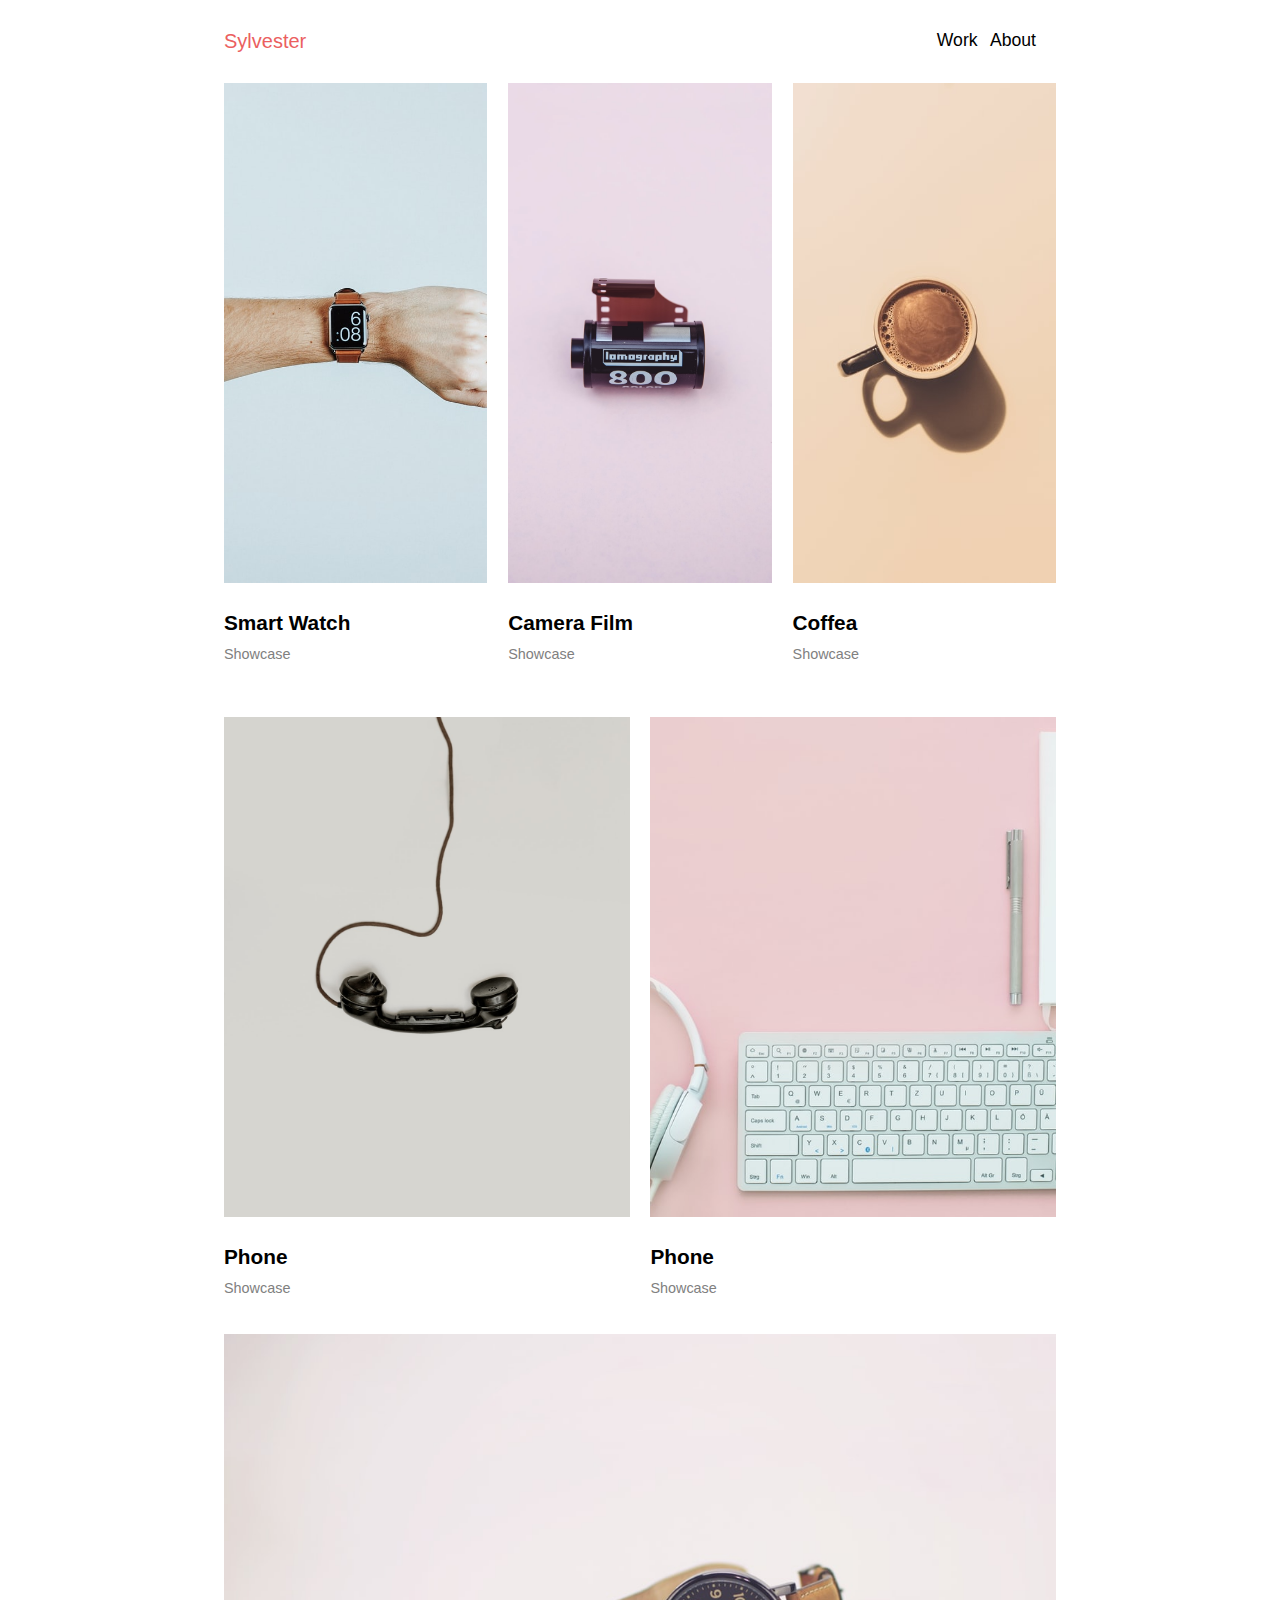
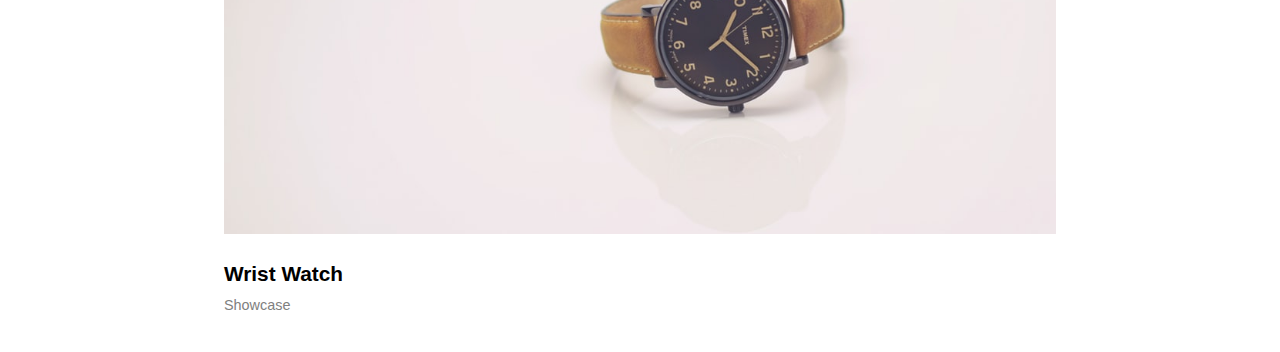
<file: 10-Layout-grid/index.html>
<!DOCTYPE html>
<html lang="en">
<head>
    <meta charset="UTF-8">
    <meta name="viewport" content="width=device-width, initial-scale=1.0">
    <meta http-equiv="X-UA-Compatible" content="ie=edge">
    <title>Day10</title>
    <link rel="stylesheet" href="./style.css" type="text/css" >
</head>
<body>
    <div class="wrapper">
        <div class="container">
                <div class="nav">
                    <div class="brand">Sylvester</div>
                    <div class="nav-item">
                        <a href="#">Work</a>
                        <a href="#">About</a>
                    </div>

                </div>
        </div>
        <div class="container">
                <div class="content-A">
                        <div class="grid-1">
                             <figure class="fig1">
                                     <img src='./images/photo-1486746290722-483e8f1e44d2.jpeg' />
                                     <div class="figcaption">
                                        <h4>Smart Watch</h4>
                                         <h6>Showcase</h6>
                                     </div>
                             </figure>
                             <figure class="fig2">
                                     <img src="./images/photo-1524117304818-b4fadd3e127a.jpeg" >
                                     <div class="figcaption">
                                        <h4>Camera Film</h4> 
                                         <h6>Showcase</h6>
                                     </div>
                             </figure>
                             <figure class="fig3">
                                     <img src="./images/photo-1506619216599-9d16d0903dfd.jpeg" >
                                     <div class="figcaption">
                                        <h4>Coffea</h4>  
                                         <h6>Showcase</h6>
                                     </div>
                             </figure>
                        </div>
                     </div>
        </div>
        <div class="container">
                <div class="content-B">
                        <div class="grid-2">
                                <figure class="fig1">
                                        <img src="./images/photo-1523966211575-eb4a01e7dd51.jpeg" >
                                        <div class="figcaption">
                                            <h4>Phone</h4>
                                            <h6>Showcase</h6>
                                        </div>
                                    </figure>
                                    <figure class="fig2">
                                        <img src="./images/photo-1493723843671-1d655e66ac1c.jpeg" >
                                        <div class="figcaption">
                                            <h4>Phone</h4>
                                            <h6>Showcase</h6>
                                        </div>
                                    </figure>
                        </div>
                    </div>
        </div>
        <div class="container">
                <div class="content-C">
                        <div class="grid-3">
                             <figure class="fig1">
                                     <img src="./images/photo-1518131672697-613becd4fab5.jpeg">
                                     <div class="figcaption">
                                            <h4>Wrist Watch</h4>
                                             <h6>Showcase</h6>
                                         </div>
                                 </figure>
                        </div>
                     </div>
        </div>
        <div class="footer">

        </div>
    </div>
</body>
</html>
</file>
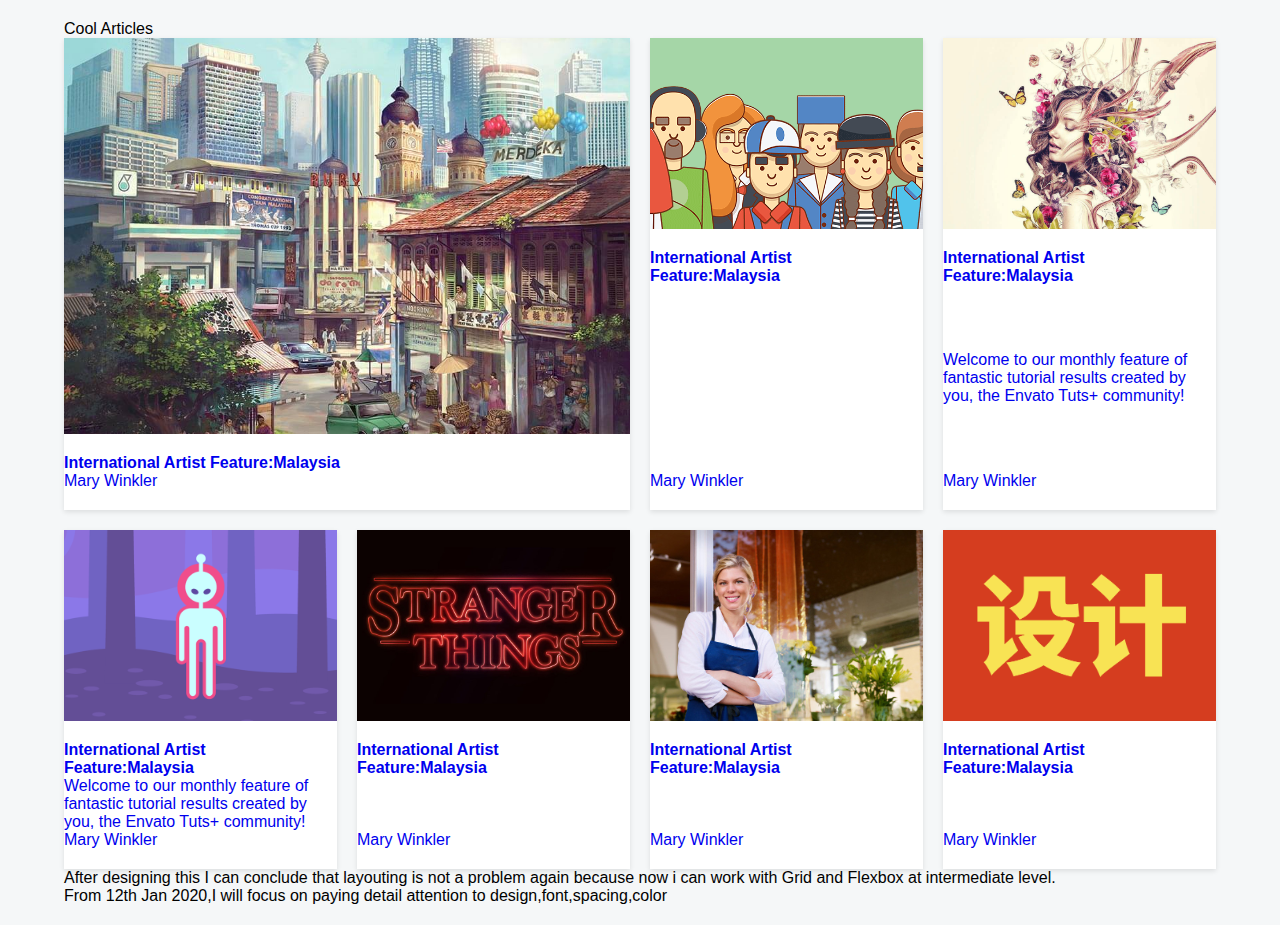
<file: 11-Layout-G+F/index.html>
<!DOCTYPE html>
<html lang="en">
<head>
    <meta charset="UTF-8">
    <meta name="viewport" content="width=device-width, initial-scale=1.0">
    <meta http-equiv="X-UA-Compatible" content="ie=edge">
    <title>Day11</title>
    <link rel="stylesheet" href="./style.css" type="text/css" />
</head>
<body>
    <div class="wrapper">
        <div class="header">Cool Articles</div>
        <div class="gallery">
            <div class="card-1">
                <a href="#" class="card_link">
                    <div class="thumb" style="background-image: url(./img/flex-1.jpg);"></div>
                    <div class="article">
                        <h4 class="title">International Artist Feature:Malaysia</h4>
                        <span>Mary Winkler</span>
                    </div>
                </a>
            </div>
            <div class="card-2">
                <a href="#" class="card_link">
                    <div class="thumb" style="background-image: url(./img/users-2.png);"></div>
                    <div class="article">
                        <h4 class="title">International Artist Feature:Malaysia</h4>
                        <span>Mary Winkler</span>
                    </div>
                </a>
            </div>
            <div class="card-3">
                <a href="#" class="card_link">
                    <div class="thumb" style="background-image: url(./img/flex-5.jpg);"></div>
                    <div class="article">
                        <h4 class="title">International Artist Feature:Malaysia</h4>
                        <p>Welcome to our monthly feature of fantastic tutorial results created by you, the Envato Tuts+ community! </p>
                        <span>Mary Winkler</span>
                    </div>
                </a>
            </div>
            <div class="card-4">
                <a href="#" class="card_link">
                    <div class="thumb" style="background-image: url(./img/landing.png);"></div>
                    <div class="article">
                        <h4 class="title">International Artist Feature:Malaysia</h4>
                        <p>Welcome to our monthly feature of fantastic tutorial results created by you, the Envato Tuts+ community! </p>
                        <span>Mary Winkler</span>
                    </div>
                </a>
            </div>
            <div class="card-5">
                <a href="#" class="card_link">
                    <div class="thumb" style="background-image: url(./img/strange.jpg);"></div>
                    <div class="article">
                        <h4 class="title">International Artist Feature:Malaysia</h4>
                        <span>Mary Winkler</span>
                    </div>
                </a>
            </div>
            <div class="card-6">
                <a href="#" class="card_link">
                    <div class="thumb" style="background-image: url(./img/flor.jpg);"></div>
                    <div class="article">
                        <h4 class="title">International Artist Feature:Malaysia</h4>
                        <span>Mary Winkler</span>
                    </div>
                </a>
            </div>
            <div class="card-7">
                <a href="#" class="card_link">
                    <div class="thumb" style="background-image: url(./img/china.png);"></div>
                    <div class="article">
                        <h4 class="title">International Artist Feature:Malaysia</h4>
                        <span>Mary Winkler</span>
                    </div>
                </a>
            </div>
        </div>
        <p>After designing this I can conclude that layouting is not a problem again because now i can work with Grid and Flexbox at intermediate level.</p>
        <p>From 12th Jan 2020,I will focus on paying detail attention to design,font,spacing,color </p>
    </div>
</body>
</html>
</file>
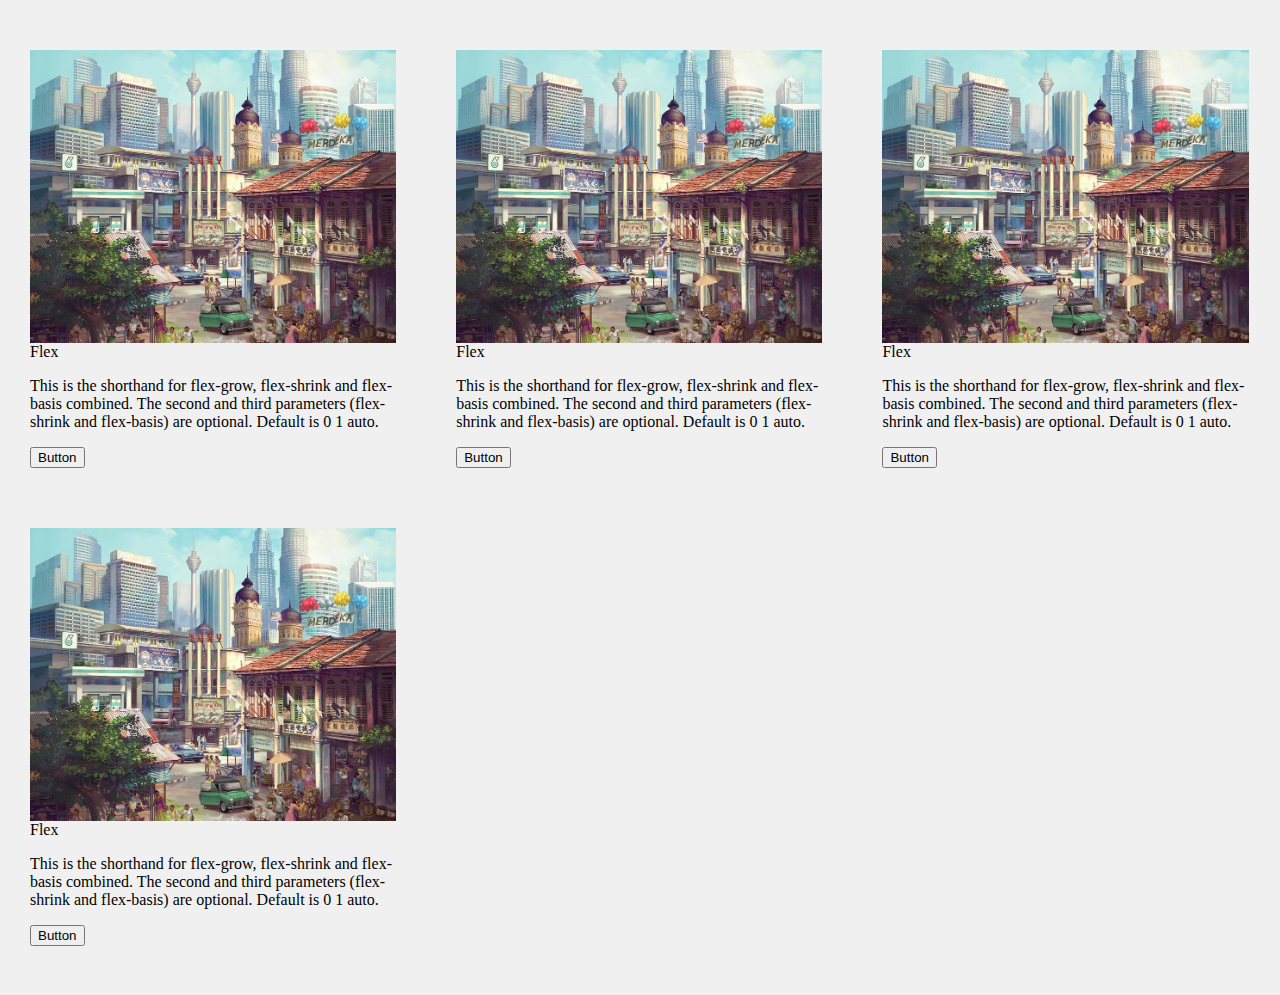
<file: 13-Flex/index.html>
<!DOCTYPE html>
<html lang="en">
<head>
    <meta charset="UTF-8">
    <meta name="viewport" content="width=device-width, initial-scale=1.0">
    <meta http-equiv="X-UA-Compatible" content="ie=edge">
    <title>13-Flexbox</title>
    <link rel="stylesheet" href="./style.css" type="text/css" >
</head>
<body>
    <div class="wrapper">
        <div class="cards">
            <div class="card">
                <div class="card_img" style="background-image: url(./img/flex-1.jpg);"></div>
                <div class="card_text">
                    <div class="card-title">Flex</div>
                    <p>This is the shorthand for flex-grow, flex-shrink and flex-basis combined. The second and third parameters (flex-shrink and flex-basis) are optional. Default is 0 1 auto. </p>
                    <button class="btn">Button</button>
                </div>
            </div>
            <div class="card">
                <div class="card_img" style="background-image: url(./img/flex-1.jpg);"></div>
                <div class="card_text">
                    <div class="card-title">Flex</div>
                    <p>This is the shorthand for flex-grow, flex-shrink and flex-basis combined. The second and third parameters (flex-shrink and flex-basis) are optional. Default is 0 1 auto. </p>
                    <button class="btn">Button</button>
                </div>
            </div>
            <div class="card">
                <div class="card_img" style="background-image: url(./img/flex-1.jpg);"></div>
                <div class="card_text">
                    <div class="card-title">Flex</div>
                    <p>This is the shorthand for flex-grow, flex-shrink and flex-basis combined. The second and third parameters (flex-shrink and flex-basis) are optional. Default is 0 1 auto. </p>
                    <button class="btn">Button</button>
                </div>
            </div>
            <div class="card">
                <div class="card_img" style="background-image: url(./img/flex-1.jpg);"></div>
                <div class="card_text">
                    <div class="card-title">Flex</div>
                    <p>This is the shorthand for flex-grow, flex-shrink and flex-basis combined. The second and third parameters (flex-shrink and flex-basis) are optional. Default is 0 1 auto. </p>
                    <button class="btn">Button</button>
                </div>
            </div>
        </div>
    </div>
</body>
</html>
</file>
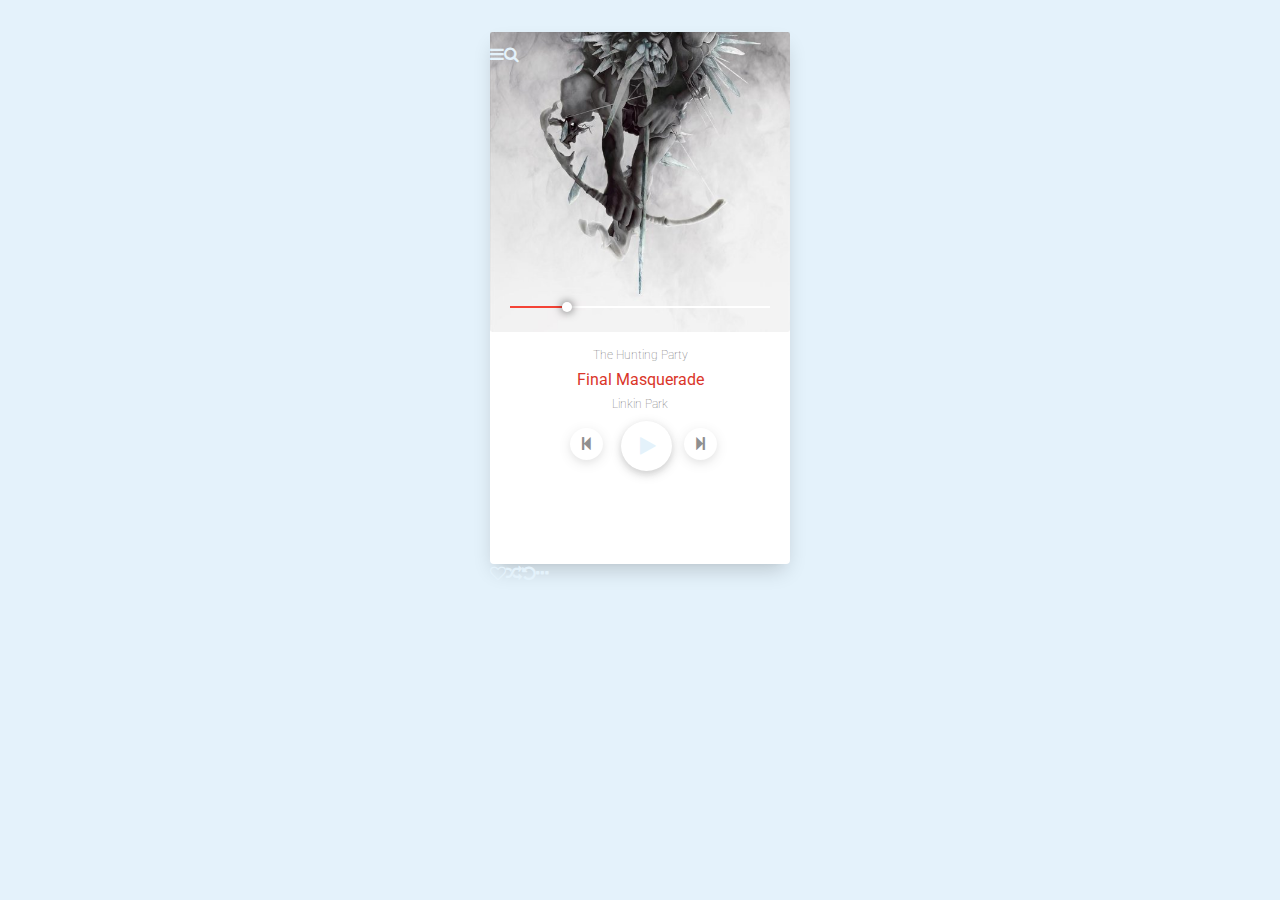
<file: 15-MusicPalayerUI/index.html>
<!DOCTYPE html>
<html lang="en">
<head>
    <meta charset="UTF-8">
    <meta name="viewport" content="width=device-width, initial-scale=1.0">
    <meta http-equiv="X-UA-Compatible" content="ie=edge">
    <title>15-MusicPlayer</title>
    <link rel="stylesheet" href="https://fonts.googleapis.com/css?family=Roboto:300,400,500,700" type="text/css">
    <link rel="stylesheet" href="https://cdnjs.cloudflare.com/ajax/libs/font-awesome/4.6.3/css/font-awesome.min.css" />
    <link rel="stylesheet" href="./style.css" type="text/css">
</head>
<body>
    <div class="wrapper">
        <div class="app_container">
            <div class="app_body">
                <div class="app_cover">
                    <ul class="list list--cover">
                        <li><a class="list__link" href=""><i class="fa fa-navicon"></i></a></li>
                        <li><a class="list__link" href=""><i class="fa fa-search"></i></a></li>
                    </ul>
                    <img src="./bg.jpg" >
            
                    <div class="progress">
                        <div class="played">
                            <div class="circle"></div>
                        </div>
                    </div>
                </div>
                <div class="app__info">
                    <div class="info__album info">The Hunting Party</div>
                
                    <div class="info__song info">Final Masquerade</div>
                
                    <div class="info__artist info">Linkin Park</div>
                </div>
                <div class="fix-bug">
                        <div class="app_buttons">
                                <ul class="list list--buttons">
                                    <li><a href="#" class="list__link"><i class="fa fa-step-backward"></i></a></li>
                          
                                    <li><a href="#" class="list__link"><i class="fa fa-play"></i></a></li>
                          
                                    <li><a href="#" class="list__link"><i class="fa fa-step-forward"></i></a></li>
                                  </ul>
                        </div>
                </div>
            </div>
            <div class="app_footer">
                <ul class="list list--footer">
                  <li><a href="#" class="list__link"><i class="fa fa-heart-o"></i></a></li>
          
                  <li><a href="#" class="list__link"><i class="fa fa-random"></i></a></li>
          
                  <li><a href="#" class="list__link"><i class="fa fa-undo"></i></a></li>
          
                  <li><a href="#" class="list__link"><i class="fa fa-ellipsis-h"></i></a></li>
                </ul>
              </div>
        </div>
    </div>
</body>
</html>
</file>
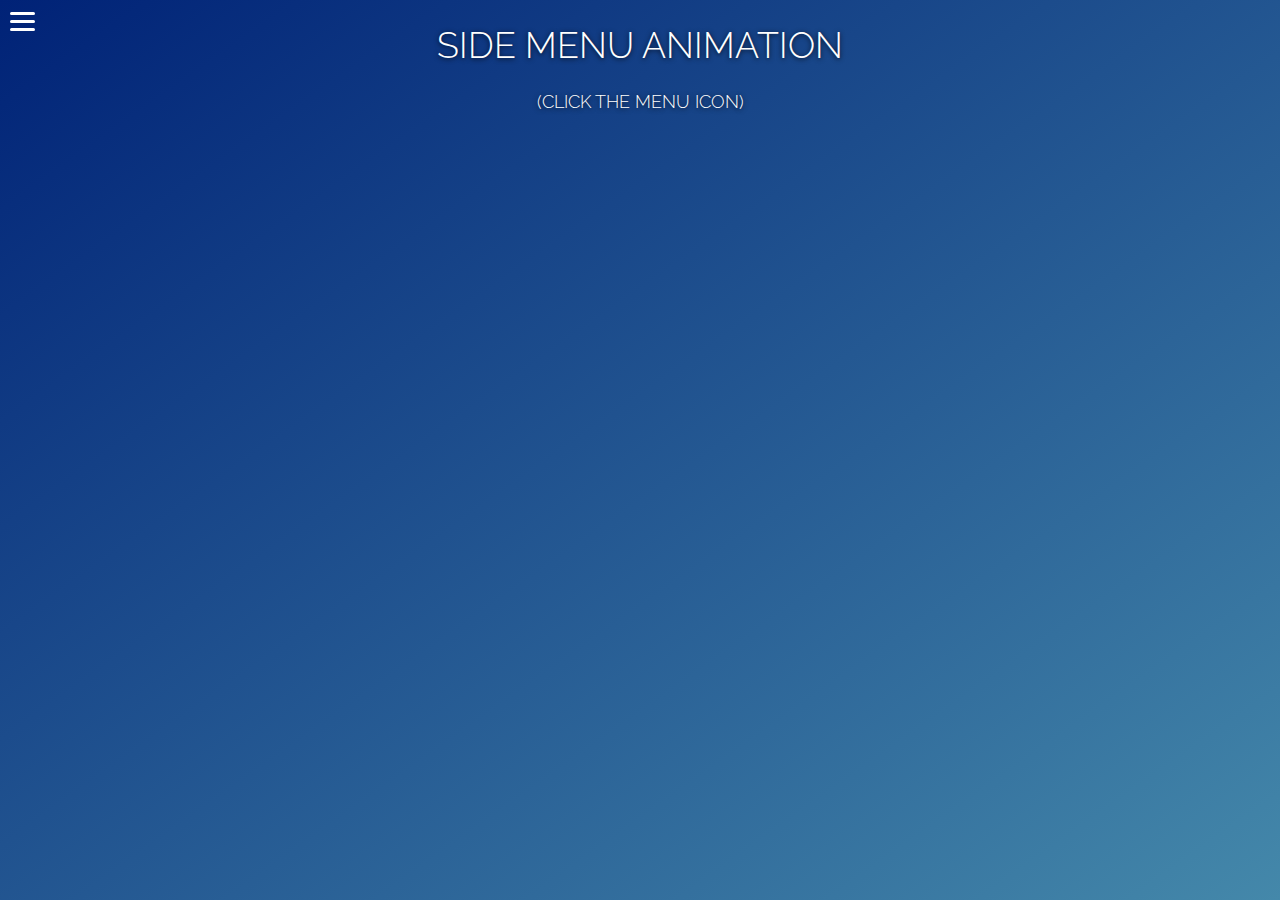
<file: 21-Side Menubar /index.html>
<!DOCTYPE html>
<html lang="en">
<head>
    <meta charset="UTF-8">
    <meta name="viewport" content="width=device-width, initial-scale=1.0">
    <meta http-equiv="X-UA-Compatible" content="ie=edge">
    <title>Document</title>
    <link rel="stylesheet" href="./style.css" type="text/css">
</head>
<body>
        <h1 class="page_title">Side Menu Animation</h1>
        <h4 class="what_to_do">(click the menu icon)</h4>

        <div class="side_menu">
            <div class="burger_box">
                <div class="menu-icon-container">
                    <a href="#" class="menu-icon js-menu_toggle closed">
                        <span class="menu-icon_box">
                            <span class="menu-icon_line menu-icon_line--1"></span>
                            <span class="menu-icon_line menu-icon_line--2"></span>
                            <span class="menu-icon_line menu-icon_line--3"></span>
                        </span>
                    </a>
                </div>
            </div>
            <div class="container">
                    <h2 class="menu_title">Menu Title</h2>
                    <ul class="list_load">
                        <li class="list_item"><a href="#">List Item 01</a></li>
                        <li class="list_item"><a href="#">List Item 02</a></li>
                        <li class="list_item"><a href="#">List Item 03</a></li>
                        <li class="list_item"><a href="#">List Item 04</a></li>
                        <li class="list_item"><a href="#">List Item 05</a></li>
                        <li class="list_item"><a href="#">List Item 06</a></li>
                        <li class="list_item"><a href="#">List Item 07</a></li>
                        <li class="list_item"><a href="#">List Item 08</a></li>
                    </ul>
                    <div class="spacer_box"><p>This is a spacer box.</p></div>
            </div>
        </div>







    <script type="text/javascript" src="https://cdnjs.cloudflare.com/ajax/libs/jquery/3.1.1/jquery.min.js"></script>
</body>
</html>
</file>
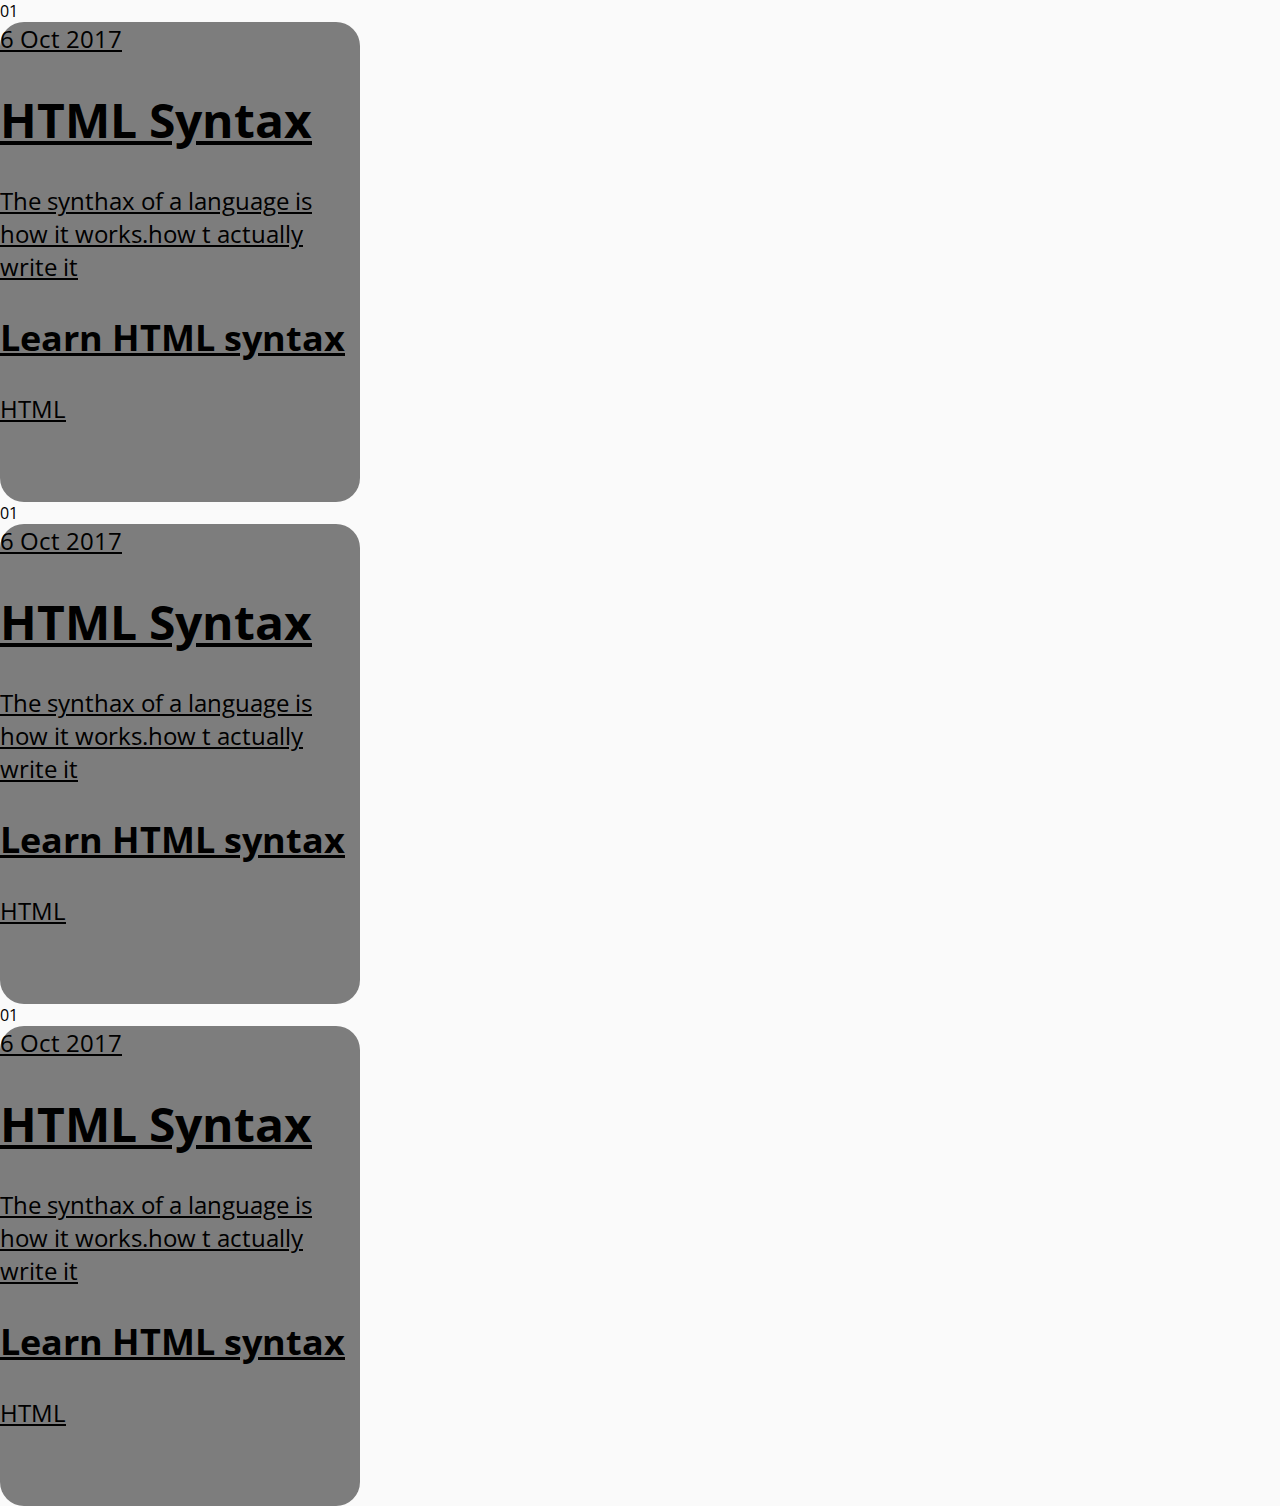
<file: 7-layout1/index.html>
<!DOCTYPE html>
<html lang="en">
<head>
    <meta charset="UTF-8">
    <meta name="viewport" content="width=device-width, initial-scale=1.0">
    <meta http-equiv="X-UA-Compatible" content="ie=edge">
    <title>Document</title>
    <link rel="stylesheet" href="./style.css" type="text/css">
</head>
<body>
    <div class="card-wrapper">
        <div class="card-grid-space">
            <div class="num">01</div>
            <a class="card" href="#" style="--bg-img: url(https://images1-focus-opensocial.googleusercontent.com/gadgets/proxy?container=focus&resize_w=1500&url=https://codetheweb.blog/assets/img/posts/html-syntax/cover.jpg)">
                <div class="card-item">
                   <div class="date">6 Oct 2017</div> 
                   <div class="card-text">
                       <h1>HTML Syntax</h1>
                       <p>The synthax of a language is how it works.how t actually write it</p>
                       <h2>Learn HTML syntax</h2>
                       <div class="HTML">HTML</div>
                   </div>
                </div>
            </a>
        </div>
        <div class="card-grid-space">
            <div class="num">01</div>
            <a class="card" href="#" style="--bg-img: url(https://images1-focus-opensocial.googleusercontent.com/gadgets/proxy?container=focus&resize_w=1500&url=https://codetheweb.blog/assets/img/posts/html-syntax/cover.jpg)">
                <div class="card-item">
                   <div class="date">6 Oct 2017</div> 
                   <div class="card-text">
                       <h1>HTML Syntax</h1>
                       <p>The synthax of a language is how it works.how t actually write it</p>
                       <h2>Learn HTML syntax</h2>
                       <div class="HTML">HTML</div>
                   </div>
                </div>
            </a>
        </div>
        <div class="card-grid-space">
            <div class="num">01</div>
            <a class="card" href="#" style="--bg-img: url(https://images1-focus-opensocial.googleusercontent.com/gadgets/proxy?container=focus&resize_w=1500&url=https://codetheweb.blog/assets/img/posts/html-syntax/cover.jpg)">
                <div class="card-item">
                   <div class="date">6 Oct 2017</div> 
                   <div class="card-text">
                       <h1>HTML Syntax</h1>
                       <p>The synthax of a language is how it works.how t actually write it</p>
                       <h2>Learn HTML syntax</h2>
                       <div class="HTML">HTML</div>
                   </div>
                </div>
            </a>
        </div>
        
    </div>
</body>
</html>
</file>
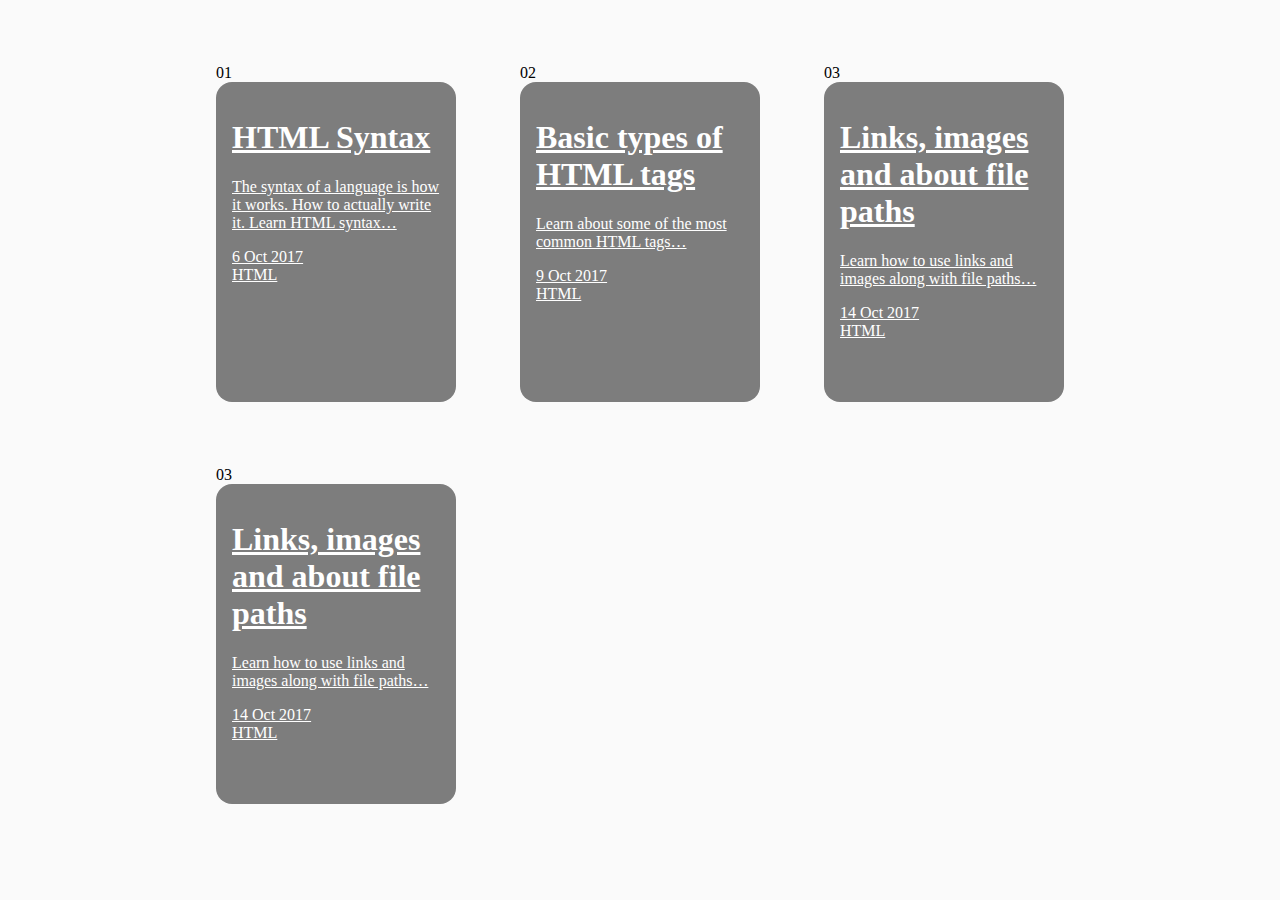
<file: 7-layout1/index1.html>
<!DOCTYPE html>
<html lang="en">
<head>
    <meta charset="UTF-8">
    <meta name="viewport" content="width=device-width, initial-scale=1.0">
    <meta http-equiv="X-UA-Compatible" content="ie=edge">
    <title>Grid 1</title>
    <link rel="stylesheet" href="./style1.css" type="text/css">
</head>
<body>
              <section class="cards-wrapper">
                <div class="card-grid-space">
                  <div class="num">01</div>
                  <a class="card" href="" style="--bg-img: url(https://images1-focus-opensocial.googleusercontent.com/gadgets/proxy?container=focus&resize_w=1500&url=https://codetheweb.blog/assets/img/posts/html-syntax/cover.jpg)">
                    <div>
                      <h1>HTML Syntax</h1>
                      <p>The syntax of a language is how it works. How to actually write it. Learn HTML syntax…</p>
                      <div class="date">6 Oct 2017</div>
                      <div class="tags">
                        <div class="tag">HTML</div>
                      </div>
                    </div>
                  </a>
                </div>
                <div class="card-grid-space">
                  <div class="num">02</div>
                  <a class="card" href="https://codetheweb.blog/2017/10/09/basic-types-of-html-tags/" style="--bg-img: url('https://images1-focus-opensocial.googleusercontent.com/gadgets/proxy?container=focus&resize_w=1500&url=https://codetheweb.blog/assets/img/posts/basic-types-of-html-tags/cover.jpg')">
                    <div>
                      <h1>Basic types of HTML tags</h1>
                      <p>Learn about some of the most common HTML tags…</p>
                      <div class="date">9 Oct 2017</div>
                      <div class="tags">
                        <div class="tag">HTML</div>
                      </div>
                    </div>
                  </a>
                </div>
                <div class="card-grid-space">
                  <div class="num">03</div>
                  <a class="card" href="https://codetheweb.blog/2017/10/14/links-images-about-file-paths/" style="--bg-img: url('https://images1-focus-opensocial.googleusercontent.com/gadgets/proxy?container=focus&resize_w=1500&url=https://codetheweb.blog/assets/img/posts/links-images-about-file-paths/cover.jpg')">
                    <div>
                      <h1>Links, images and about file paths</h1>
                      <p>Learn how to use links and images along with file paths…</p>
                      <div class="date">14 Oct 2017</div>
                      <div class="tags">
                        <div class="tag">HTML</div>
                      </div>
                    </div>
                  </a>
                </div>
                <div class="card-grid-space">
                        <div class="num">03</div>
                        <a class="card" href="https://codetheweb.blog/2017/10/14/links-images-about-file-paths/" style="--bg-img: url('https://images1-focus-opensocial.googleusercontent.com/gadgets/proxy?container=focus&resize_w=1500&url=https://codetheweb.blog/assets/img/posts/links-images-about-file-paths/cover.jpg')">
                          <div>
                            <h1>Links, images and about file paths</h1>
                            <p>Learn how to use links and images along with file paths…</p>
                            <div class="date">14 Oct 2017</div>
                            <div class="tags">
                              <div class="tag">HTML</div>
                            </div>
                          </div>
                        </a>
                      </div>
                 
                <!-- https://images.unsplash.com/photo-1520839090488-4a6c211e2f94?ixlib=rb-0.3.5&ixid=eyJhcHBfaWQiOjEyMDd9&s=38951b8650067840307cba514b554ba5&auto=format&fit=crop&w=1350&q=80 -->
              </section>
</body>
</html>
</file>
<file: 10-Layout-grid/style.css>
* {
    margin: 0;
    padding: 0;
    box-sizing: border-box;
}
body{
    font-family: 'Lucida Sans', 'Lucida Sans Regular', 'Lucida Grande', 'Lucida Sans Unicode', Geneva, Verdana, sans-serif;
    background: #fff;
}

.container {
    margin: .2rem auto;
    width: 65%;
}
.nav {
    margin: 30px 0;
    display: flex;
    position: relative;
}
.nav .brand {
    font-size: 20px;
    color: rgb(235, 95, 95);
}
.nav-item{
  position: absolute;
  right:20px;
  text-decoration: none;
}
.nav-item a {
    text-decoration: none;
    color: black;
    font-size: 1.1rem;
    padding: .5rem 0 .5rem .5rem;
    
}
img {
    height: 500px;
    width: 100%;
    object-fit: cover;
}
.grid-1{
    display: grid;
    grid-template-columns: 1fr 1fr 1fr;
    grid-template-rows: 1fr; 
    grid-gap: 1.3rem;
}
.figcaption{
    margin: 1.5rem 0;
}
.figcaption h4 {
    display: inline-block;
    font-size: 1.3rem;
}
.figcaption h6 {
    font-size: .9rem;
    font-weight: 400;
    padding: .7rem 0;
    color: gray;
}
.grid-2{
    display: grid;
    grid-template-columns: 1fr 1fr;
    grid-template-rows: 1fr; 
    grid-gap: 1.3rem;
    margin: 1.2rem 0 0 0;
}
.grid-3 {
    display: grid;
    grid-template-columns: 1fr;
    grid-template-rows: 1fr;
}
</file>
<file: 11-Layout-G+F/style.css>
*,::before,::after
{
    box-sizing: border-box;
    margin: 0;
    padding: 0;
}
body{
    font-family: 'Lucida Sans', 'Lucida Sans Regular', 'Lucida Grande', 'Lucida Sans Unicode', Geneva, Verdana, sans-serif;
    background: #f5f7f8;
}
.wrapper{
    width: 90%;
    margin: 1.23rem auto;
}
.header{

}
.gallery{  
    display: grid;
    grid-template-columns: 1fr 1fr 1fr 1fr;
    grid-template-rows: auto;
    grid-gap: 1.25em;
}
@media screen and (max-width: 600px) {
    .gallery{
        grid-template-columns: 1fr 1fr ;
    }
  }
.card-1{
    grid-column: 1 / span 2;
}
.card_link{
    display: flex;
    flex-direction: column;
    min-height: 100%;
    background-color: white;
    text-decoration: none;
    box-shadow: 0 2px 5px rgba(0,0,0,0.1);
}
.thumb{
    background-position: center center;
    background-size: cover;
    padding-bottom: 70%;
    
}
.article{
    display: flex;
    flex-direction: column;
    justify-content: space-between;
    flex: 1;
    padding: 20px 0;
    

}
.title{

}
</file>
<file: 13-Flex/style.css>
*,::before,::after {
    box-sizing: border-box;
}
body{
    margin: 0;
    padding: 0;
    background-color: #f0f0f0;
}
.wrapper {
    margin: 1.23rem auto;
}
.cards{
    display: flex;
    flex-flow: row wrap;
    
}
.card {
    margin: 0;
    max-width: 33.3%;
    padding: 30px;
    display: flex;
    flex-direction: column;
    align-content: space-between;
}
img {
    max-width: 100%;
    height: auto;
}
.card_img {
    background-position: center center;
    background-size: cover;
    background-repeat: no-repeat;
    padding: 40%;
}
</file>
<file: 15-MusicPalayerUI/style.css>
*,html,::before,::after{
    margin: 0;
    padding: 0;
    box-sizing: border-box;
}
body{
    font-size: 16px;
    font-family: 'Roboto',Arial, Verdana, sans-serif;
    background: #e4f2fb;
}
a{
    text-decoration: none;
    color: #e4f2fb;
}
.app_container{
    margin: 2rem auto;
    width: 300px;
    background: white;
    border-radius: 4px;
    box-shadow: 0 10px 20px -5px rgba(0, 0, 0, .19),
    0 6px 6px -10px rgba(0, 0, 0, .23);
}
.app_body{

}
.app_cover{
    position: relative;
}
.list{
    display: flex;
    position: absolute;
    list-style-type: none; 
}
.list--cover{
   top: 0.8rem;
   width: 100%;
}
.list--cover li:last-child{
    margin-right: .75rem;
}
img {
    max-width: 100%;
    border-radius: 0.153rem;
}
.progress {
    position: relative;
    height: 2px;
    margin: -30px 20px 0px 20px;
    background: white;
}   
.played {
    width: 20%;
    height: 2px;
    position: absolute;
    background: #F44336;
}      
.circle {
    width: 10px;
    height: 10px;
    background: white;
    border-radius: 50%;
    margin-left: 52px;
    margin-top: -4px;
    box-shadow: 0px 0px 10px rgba(0, 0, 0, 0.7);
}
.app__info{
    margin: 2rem 0;
    display: flex;
    flex-direction: column;


}
.info{
    margin:  auto;
}
.info__album,.info__artist {
    font-size: .75rem;
    font-weight: 100;
    color: #666;
    margin: .5rem auto;
}
.info__song{
    color: rgb(218, 54, 42);
}
.list--buttons{
   
}
.app_footer{
 
}
.fix-bug{
    padding: 50px;
    position: relative;
    top: -80px;

  
}
.app_buttons{
    margin: 13px 30px;
}
.list--buttons{
   
}
.list--buttons a {
    padding-top: .45rem;
    padding-right: .75rem;
    padding-bottom: .45rem;
    padding-left: .75rem;
    font-size: 1.3rem;
    border-radius: 50%;
    box-shadow: 0 3px 6px rgba(33,33,33,.1), 0 3px 12px rgba(33,33,33,.15); align-items: center;
}
.list--buttons li:nth-of-type(2) a {
    padding-top: .82rem;
    padding-right: 1rem;
    padding-bottom: .82rem;
    padding-left: 1.19rem;
    margin-left: .5rem;
    font-size: 1.25rem;
    color: rgba(rgb(218, 54, 42), .95);
  }
  .list--buttons li:first-of-type a,
  .list--buttons li:last-of-type a {
    font-size: .95rem;
    color: #212121;
    opacity: .5;
   
  
  }
  .list--buttons li:last-of-type a {
    margin-left:12px; 
  }
  .list--buttons li:first-of-type a{
      margin-right:10px; 
  }
</file>
<file: 21-Side Menubar /style.css>
@import url(https://fonts.googleapis.com/css?family=Raleway:300,700);
body{
    
    background: #048;
    background: -webkit-linear-gradient(left top, #027, #48a);
	background: -moz-linear-gradient(bottom right, #027, #48a);
	background: linear-gradient(to bottom right, #027, #48a);
	background-attachment: fixed;
    color: #fff;
	font-family: 'Raleway', Helvetica, Arial, sans-serif;
	font-size: 18px;
	font-weight: 300;
	line-height: 140%;
	margin: 0;
	height: 100%;
	padding: 0;
	width: 100%;
}
.page_title,
.what_to_do {
	font-weight: 300;
	line-height: 120%;
	text-align: center;
	text-shadow: 0 1px 5px rgba(0,0,0,.8);
	text-transform: uppercase;
}
a,
.side_menu {
	-webkit-transition: all 300ms ease-in-out;
	transition: all 300ms ease-in-out;
}
.side_menu {
    background: rgba(0,20,60,.9);
    height: 100vh;
    left: -250px;
    position: fixed;
    top: 0;
    width: 250px;
}
.side_menu .container {
    padding: 0 1em;
}
.burger_box {
    display: block;
    float: right;
    margin-right: -45px;
}
.burger_box a.menu-icon {
    display: inline-block;
    float: none;
    height: 25px;
    padding: 10px;
    opacity: .5;
    width: 25px;
    z-index: 100;
}
.burger_box a.menu-icon:hover,
.burger_box a.menu-icon.opened {
    opacity: 1;
}
.burger_box a.menu-icon.opened {
    background: rgba(0,20,60,.9);
}
.burger_box .menu-icon_box {
    display: inline-block;
    height: 25px;
    position: relative;
    text-align: left;
    width: 25px;
}
.burger_box .menu-icon_line {
    background: #fff;
    border-radius: 2px;
    display: inline-block;
    height: 3px;
    position: absolute;
    width: 100%;
}
.burger_box .menu-icon_line--1 {
    top: 2px;
}
.burger_box .menu-icon_line--2 {
    top: 10px;
}
.burger_box .menu-icon_line--3 {
    top: 18px;
}
</file>
<file: 7-layout1/style.css>
@import url('https://fonts.googleapis.com/css?family=Heebo:400,700|Open+Sans:400,700');
:root {
    --color : #3c3163;
    --transition-time : 0.5s;
}
*{
    box-sizing: border-box;
}
body {
    margin: 0;
    min-height: 100vh;
    font-family: 'Open Sans';
    background: #fafafa;
}
a {
    color: inherit;
  }
.cards-wrapper {
    display: grid;
    grid-template-columns: 1fr 1fr 1fr;
    grid-gap: 4rem;
    padding: 4em;
    margin: 0 auto;
    width: max-content;
}

.card {
  background-image: linear-gradient(rgba(0,0,0,var(--bg-filter-opacity)),rgba(0,0,0,var(--bg-filter-opacity))), var(--bg-img);
  background-size: cover;
  background-position: center;
  height: 20em;
  width: 15em;
  display: flex;
  font-size: 1.5em;
  border-radius: 1em;
  --bg-filter-opacity: 0.5;
}
@media screen and (max-width: 1285px) {
  .cards-wrapper {
    grid-template-columns: 1fr 1fr;
  }
}

@media screen and (max-width: 900px) {
  .cards-wrapper {
    grid-template-columns: 1fr;
  }
</file>
<file: 7-layout1/style1.css>
:root {
    --color: #3c3163;
    --transition-time: 0.5s;
  }
  
  * {
    box-sizing: border-box;
  }
  
  body {
    margin: 0;
    min-height: 100vh;
    font-family: 'Open Sans';
    background: #fafafa;
  }
  
  a {
    color: inherit;
  }
  
  .cards-wrapper {
    display: grid;
   
    align-items: center;
    grid-template-columns: 1fr 1fr 1fr;
    grid-gap: 4rem;
    padding: 4rem;
    margin: 0 auto;
    width: max-content;
  }
  
  .card {
    font-family: 'Heebo';
    --bg-filter-opacity: 0.5;
    background-image: linear-gradient(rgba(0,0,0,var(--bg-filter-opacity)),rgba(0,0,0,var(--bg-filter-opacity))), var(--bg-img);
    height: 20em;
    width: 15em;
    
    color: white;
    border-radius: 1em;
    padding: 1em;
    /*margin: 2em;*/
    display: flex;
    
    background-size: cover;
    background-position: center;
   
  }
</file>
